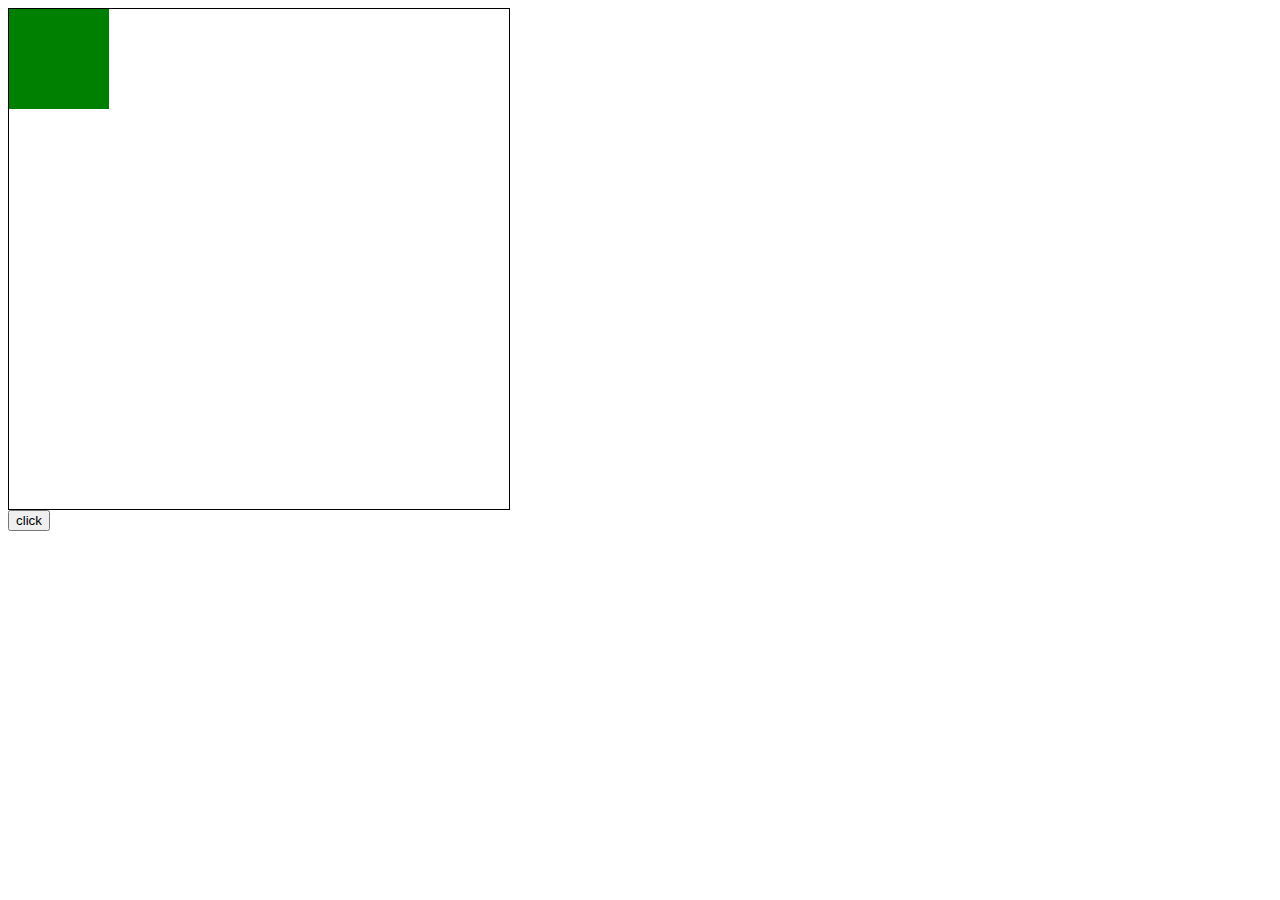
<file: index.html>
<!DOCTYPE html>
<html lang="en">
<head>
    <meta charset="UTF-8">
    <meta http-equiv="X-UA-Compatible" content="IE=edge">
    <meta name="viewport" content="width=device-width, initial-scale=1.0">
    <title>Document</title>
</head>
<style>
.block{
    width: 500px;
    height: 500px;
    border: 1px solid;
    position: relative;
}
    .box{
        position: absolute;
        width: 100px;
        height: 100px;
        background-color: red;
        transition: 2s;
    }

    .box1{
        background-color: red;
        animation: box 6s 3s infinite;  
    }
    .box2{
        background-color: green;
        animation: box 6s infinite;  
    }

    @keyframes box {
        0%,100%{
            top: 0;
            left: 0;
        }25%{
            left: 0;
            top: 400px;
        }50%{
            left: 400px;
            top: 400px;
        }75%{
            top: 0;
            left: 400px;
        }
    }

</style>
<body>
    <div class="block">
        <div class="box box1"></div>
        <div class="box box2"></div>
    </div>

    <button onclick="btnClick()">click</button>

    <script src="./main.js"></script>
</body>
</html>
</file>
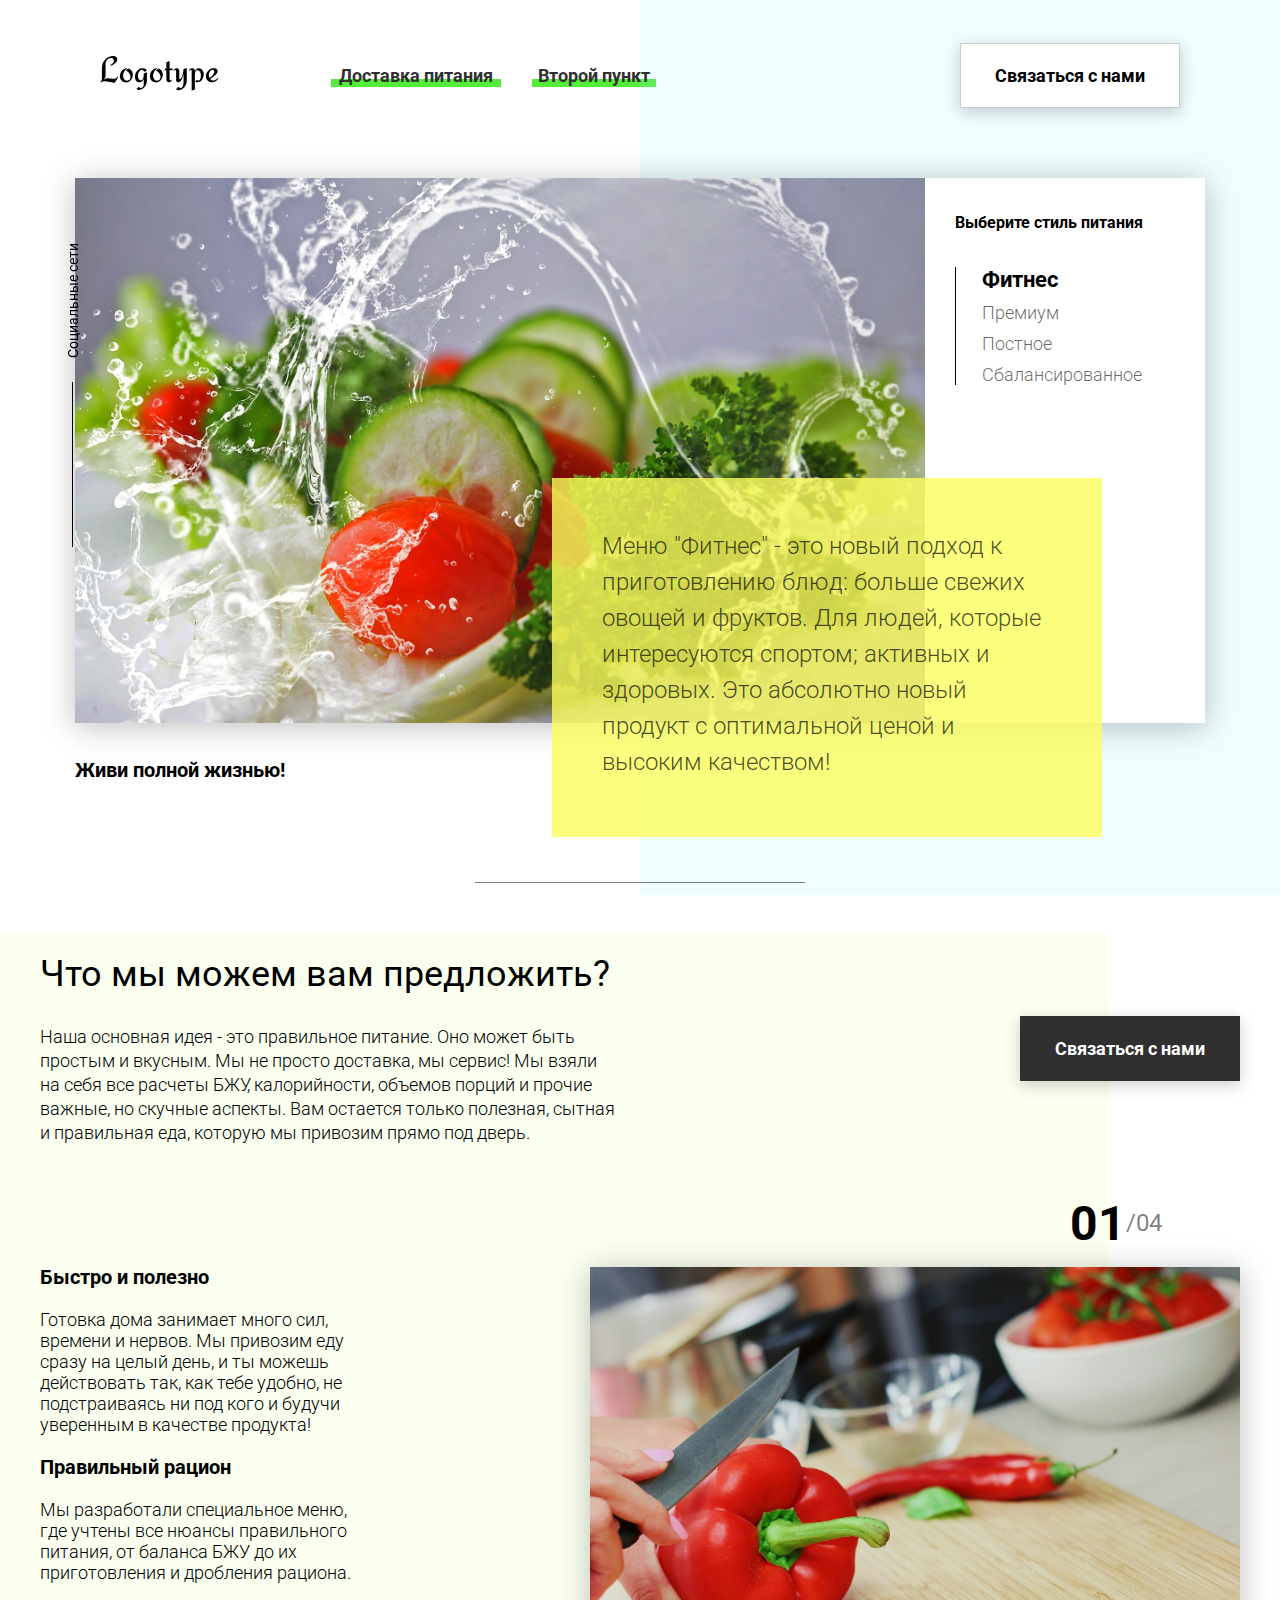
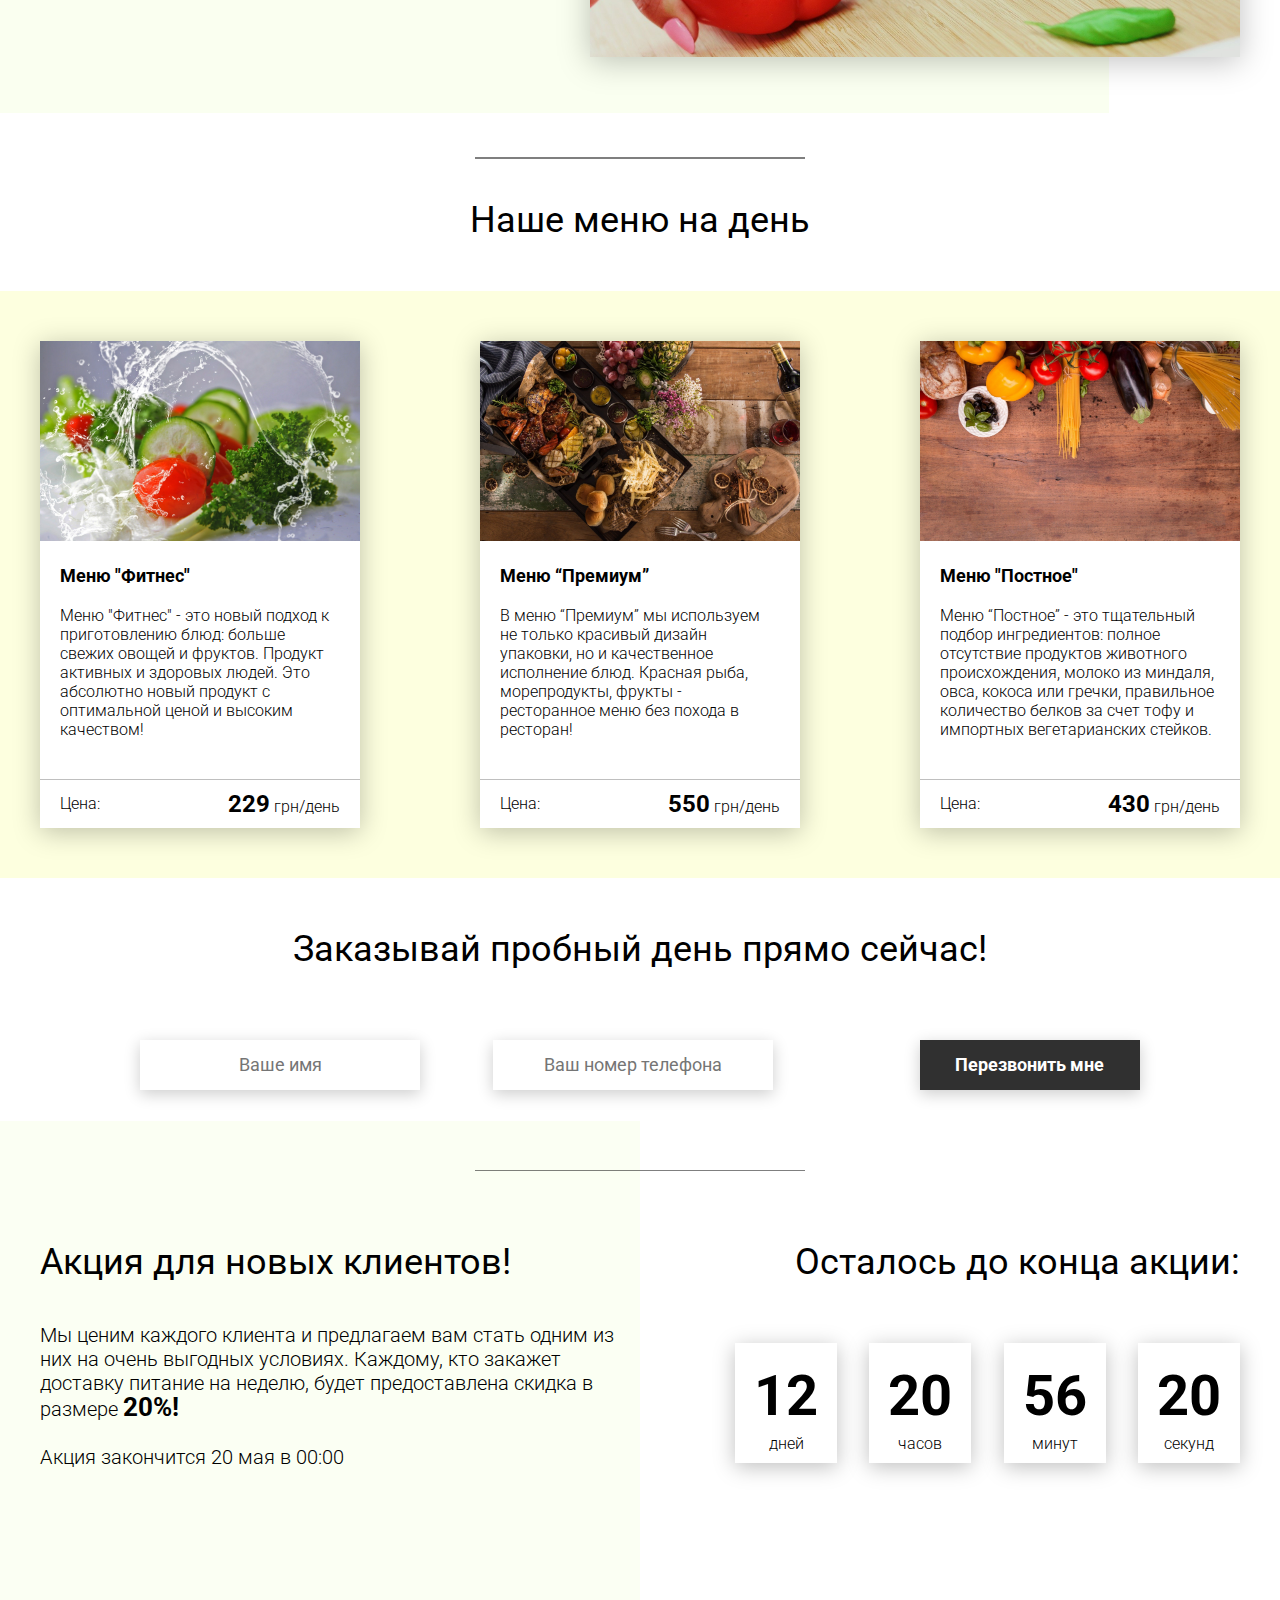
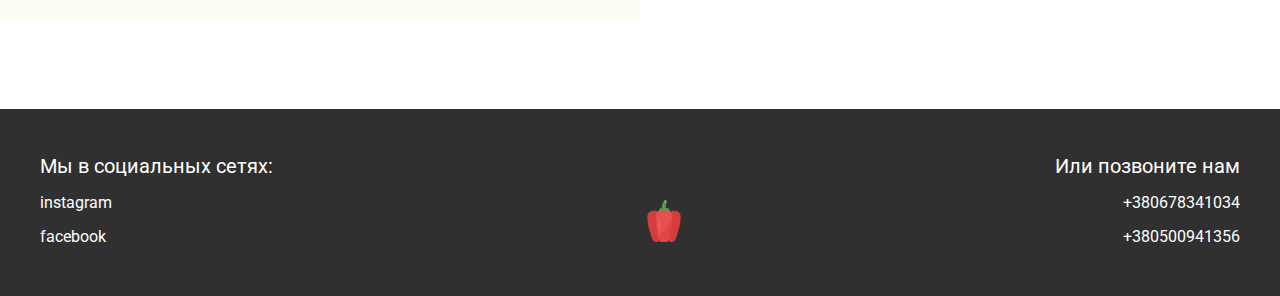
<file: food/index.html>
<!DOCTYPE html>
<html lang="en">

<head>
    <meta charset="UTF-8">
    <meta name="viewport" content="width=device-width, initial-scale=1.0">
    <title>Food</title>
    <link rel="stylesheet" href="https://cdnjs.cloudflare.com/ajax/libs/font-awesome/5.15.1/css/all.min.css"
        integrity="sha512-+4zCK9k+qNFUR5X+cKL9EIR+ZOhtIloNl9GIKS57V1MyNsYpYcUrUeQc9vNfzsWfV28IaLL3i96P9sdNyeRssA=="
        crossorigin="anonymous" />
    <link rel="stylesheet" href="css/style.css">
</head>

<body>
    <header class="header">
        <div class="header__left-block">
            <div class="header__logo">
                <img src="icons/logo.svg" alt="Логотип">
            </div>
            <nav class="header__links">
                <a href="#" class="header__link">Доставка питания</a>
                <a href="#" class="header__link">Второй пункт</a>
            </nav>
        </div>
        <div class="header__right-block">
            <button class="btn btnAll btn_white">Связаться с нами</button>
        </div>
    </header>
    <div class="sidepanel">
        <div class="sidepanel__text"><span>Социальные сети</span></div>
        <div class="sidepanel__divider"></div>
        <a target="_blank" href="http://www.instagram.com/nurbek.t.g" class="sidepanel__icon-new">
            <i class="fab fa-instagram fa-2x"></i>
        </a>
        <a target="_blank" href="http://www.facebook.com/nurik.tynybekov" class="sidepanel__icon-new">
            <i class="fab fa-facebook fa-2x"></i>
        </a>
    </div>

    <div class="preview">
        <div class="bgc_blue"></div>
        <div class="container">
            <div class="tabcontainer">
                <div class="tabcontent">
                    <img src="img/tabs/vegy.jpg" alt="vegy">
                    <div class="tabcontent__descr">
                        Меню "Фитнес" - это новый подход к приготовлению блюд: больше свежих овощей и фруктов. Для
                        людей, которые интересуются спортом; активных и здоровых. Это абсолютно новый продукт с
                        оптимальной ценой и высоким качеством!
                    </div>
                </div>
                <div class="tabcontent">
                    <img src="img/tabs/elite.jpg" alt="elite">
                    <div class="tabcontent__descr">
                        Меню “Премиум” - мы используем не только красивый дизайн упаковки, но и качественное исполнение
                        блюд. Красная рыба, морепродукты, фрукты - ресторанное меню без похода в ресторан!
                    </div>
                </div>
                <div class="tabcontent">
                    <img src="img/tabs/post.jpg" alt="post">
                    <div class="tabcontent__descr">
                        Наше специальное “Постное меню” - это тщательный подбор ингредиентов: полное отсутствие
                        продуктов животного происхождения. Полная гармония с собой и природой в каждом элементе! Все
                        будет Ом!
                    </div>
                </div>
                <div class="tabcontent">
                    <img src="img/tabs/hamburger.jpg" alt="vegy">
                    <div class="tabcontent__descr">
                        Меню "Сбалансированное" - это соответствие вашего рациона всем научным рекомендациям. Мы
                        тщательно просчитываем вашу потребность в к/б/ж/у и создаем лучшие блюда для вас.
                    </div>
                </div>
                <div class="tabheader">
                    <h3>Выберите стиль питания</h3>
                    <div class="tabheader__items">
                        <div class="tabheader__item tabheader__item_active">Фитнес</div>
                        <div class="tabheader__item">Премиум</div>
                        <div class="tabheader__item">Постное</div>
                        <div class="tabheader__item">Сбалансированное</div>
                    </div>
                </div>
            </div>
            <div class="preview__life">Живи полной жизнью!</div>
        </div>
    </div>

    <div class="divider"></div>

    <div class="offer">
        <div class="bgc_y"></div>
        <div class="container">
            <div class="offer__text">
                <h2 class="title">Что мы можем вам предложить?</h2>
                <div class="offer__descr">
                    Наша основная идея - это правильное питание. Оно может быть простым и вкусным. Мы не просто
                    доставка, мы сервис! Мы взяли на себя все расчеты БЖУ, калорийности, объемов порций и прочие важные,
                    но скучные аспекты. Вам остается только полезная, сытная и правильная еда, которую мы привозим прямо
                    под дверь.
                </div>
            </div>
            <div class="offer__action">
                <button class="btn btnAll btn_dark">Связаться с нами</button>
            </div>
        </div>
        <div class="container">
            <div class="offer__advantages">
                <h2>Быстро и полезно</h2>
                <div class="offer__advantages-text">
                    Готовка дома занимает много сил, времени и нервов. Мы привозим еду сразу на целый день, и ты можешь
                    действовать так, как тебе удобно, не подстраиваясь ни под кого и будучи уверенным в качестве
                    продукта!
                </div>
                <h2>Правильный рацион</h2>
                <div class="offer__advantages-text">
                    Мы разработали специальное меню, где учтены все нюансы правильного питания, от баланса БЖУ до их
                    приготовления и дробления рациона.
                </div>
            </div>
            <div class="offer__slider">
                <div class="offer__slider-counter">
                    <div class="offer__slider-prev">
                        <i class="fas fa-angle-double-left"></i>
                        <!-- <img src="icons/left.svg" alt="prev"> -->
                    </div>
                    <span id="current">01</span>
                    /
                    <span id="total">04</span>
                    <div class="offer__slider-next">
                        <i class="fas fa-angle-double-right"></i>
                        <!-- <img src="icons/right.svg" alt="next"> -->
                    </div>
                </div>
                <div class="offer__slider-wrapper">
                    <div class="offer__slide">
                        <img src="img/slider/pepper.jpg" alt="pepper">
                    </div>
                    <div class="offer__slide">
                        <img src="img/slider/food-12.jpg" alt="food">
                    </div>
                    <div class="offer__slide">
                        <img src="img/slider/olive-oil.jpg" alt="oil">
                    </div>
                    <div class="offer__slide">
                        <img src="img/slider/paprika.jpg" alt="paprika">
                    </div>
                </div>
            </div>
        </div>
    </div>

    <div class="divider"></div>


    <div class="divider"></div>

    <div class="menu">
        <h2 class="title">Наше меню на день</h2>

        <div class="menu__field">
            <div class="container">
                <div class="menu__item">
                    <img src="img/tabs/vegy.jpg" alt="vegy">
                    <h3 class="menu__item-subtitle">Меню "Фитнес"</h3>
                    <div class="menu__item-descr">Меню "Фитнес" - это новый подход к приготовлению блюд: больше свежих
                        овощей и фруктов. Продукт активных и здоровых людей. Это абсолютно новый продукт с оптимальной
                        ценой и высоким качеством!</div>
                    <div class="menu__item-divider"></div>
                    <div class="menu__item-price">
                        <div class="menu__item-cost">Цена:</div>
                        <div class="menu__item-total"><span>229</span> грн/день</div>
                    </div>
                </div>
                <div class="menu__item">
                    <img src="img/tabs/elite.jpg" alt="elite">
                    <h3 class="menu__item-subtitle">Меню “Премиум”</h3>
                    <div class="menu__item-descr">В меню “Премиум” мы используем не только красивый дизайн упаковки, но
                        и качественное исполнение блюд. Красная рыба, морепродукты, фрукты - ресторанное меню без похода
                        в ресторан!</div>
                    <div class="menu__item-divider"></div>
                    <div class="menu__item-price">
                        <div class="menu__item-cost">Цена:</div>
                        <div class="menu__item-total"><span>550</span> грн/день</div>
                    </div>
                </div>
                <div class="menu__item">
                    <img src="img/tabs/post.jpg" alt="post">
                    <h3 class="menu__item-subtitle">Меню "Постное"</h3>
                    <div class="menu__item-descr">Меню “Постное” - это тщательный подбор ингредиентов: полное отсутствие
                        продуктов животного происхождения, молоко из миндаля, овса, кокоса или гречки, правильное
                        количество белков за счет тофу и импортных вегетарианских стейков. </div>
                    <div class="menu__item-divider"></div>
                    <div class="menu__item-price">
                        <div class="menu__item-cost">Цена:</div>
                        <div class="menu__item-total"><span>430</span> грн/день</div>
                    </div>
                </div>
            </div>
        </div>
    </div>

    <div class="order">
        <div class="container">
            <div class="title">Заказывай пробный день прямо сейчас!</div>
            <form action="#" class="order__form">
                <input required placeholder="Ваше имя" name="name" type="text" class="order__input">
                <input required placeholder="Ваш номер телефона" name="phone" type="phone" class="order__input">
                <i class="fas fa-angle-double-right fa-2x"></i>
                <button class="btn btn_dark btn_min">Перезвонить мне</button>
            </form>
        </div>
    </div>

    <div class="divider"></div>

    <div class="promotion">
        <div class="bgc_y"></div>
        <div class="container">
            <div class="promotion__text">
                <div class="title">Акция для новых клиентов!</div>
                <div class="promotion__descr">
                    Мы ценим каждого клиента и предлагаем вам стать одним из них на очень выгодных условиях.
                    Каждому, кто закажет доставку питание на неделю, будет предоставлена скидка в размере
                    <span>20%!</span>
                    <br><br>
                    Акция закончится 20 мая в 00:00
                </div>
            </div>
            <div class="promotion__timer">
                <div class="title">Осталось до конца акции:</div>
                <div class="timer">
                    <div class="timer__block">
                        <span id="days">12</span>
                        дней
                    </div>
                    <div class="timer__block">
                        <span id="hours">20</span>
                        часов
                    </div>
                    <div class="timer__block">
                        <span id="minutes">56</span>
                        минут
                    </div>
                    <div class="timer__block">
                        <span id="seconds">20</span>
                        секунд
                    </div>
                </div>
            </div>
        </div>
    </div>

    <footer class="footer">
        <div class="container">
            <div class="social">
                <div class="subtitle">Мы в социальных сетях:</div>
                <a href="#" class="link">instagram</a>
                <a href="#" class="link">facebook</a>
            </div>
            <div class="pepper">
                <img src="icons/veg.svg" alt="pepper">
            </div>
            <div class="call">
                <div class="subtitle">Или позвоните нам</div>
                <a href="#" class="link">+380678341034</a>
                <a href="#" class="link">+380500941356</a>
            </div>
        </div>
    </footer>

    <div class="modal">
        <div class="modal__dialog">
            <div class="modal__content">
                <form action="#">
                    <div class="modal__close">&times;</div>
                    <div class="modal__title">Мы свяжемся с вами как можно быстрее!</div>
                    <input required placeholder="Ваше имя" name="name" type="text" class="modal__input">
                    <input required placeholder="Ваш номер телефона" name="phone" type="phone" class="modal__input">
                    <button class="btn btn_dark btn_min">Перезвонить мне</button>
                </form>
            </div>
        </div>
    </div>

    <script src="../js/food.js"></script>

</body>

</html>
</file>
<file: food/css/style.css>
@import url(https://fonts.googleapis.com/css?family=Roboto:300,400,700&display=swap&subset=cyrillic-ext);

* {
    box-sizing: border-box;
    margin: 0;
    padding: 0;
    font-family: Roboto, sans-serif
}

a {
    text-decoration: none
}

.btn {
    width: 220px;
    height: 65px;
    display: flex;
    justify-content: center;
    align-items: center;
    background-color: #fff;
    font-size: 18px;
    font-weight: 700;
    border: 1px solid rgba(0, 0, 0, .2);
    box-shadow: 0 4px 15px rgba(0, 0, 0, .2);
    cursor: pointer;
    transition: .3s all;
    outline: 0
}

.btn_white {
    background-color: #fff
}

.btn_dark {
    background-color: #303030;
    color: #fff;
    border: none
}

.btn_min {
    height: 50px
}

.btn:hover {
    box-shadow: 0 4px 30px rgba(0, 0, 0, .3)
}

.container {
    max-width: 1200px;
    margin: 0 auto
}

.divider {
    width: 330px;
    height: 1px;
    margin: 0 auto;
    background-color: rgba(0, 0, 0, .5)
}

.title {
    font-size: 36px;
    font-weight: 400
}

.header {
    display: flex;
    justify-content: space-between;
    align-items: center;
    height: 150px;
    padding: 0 100px
}

.header__left-block {
    display: flex;
    justify-content: space-between;
    min-width: 550px
}

.header__logo {
    max-width: 170px
}

.header__logo img {
    width: 100%
}

.header__links {
    display: flex;
    align-items: center
}

.header__link {
    position: relative;
    margin-right: 45px;
    font-weight: 700;
    font-size: 18px;
    color: #303030
}

.header__link:after {
    content: '';
    position: absolute;
    display: block;
    width: 110%;
    left: -5%;
    bottom: -1px;
    z-index: -1;
    height: 8px;
    background: #54ed39
}

.header__link:last-child {
    margin-right: 0
}

.sidepanel {
    position: fixed;
    left: 60px;
    top: 240px;
    height: 400px;
    width: 25px;
    display: flex;
    flex-direction: column;
    justify-content: space-between;
    align-items: center;
    z-index: 1;
}



.sidepanel__text {
    width: 120px;
    height: 120px;
    font-size: 14px
}

.sidepanel__text span {
    display: flex;
    transform: rotate(-90deg) translateX(-50px)
}

.sidepanel__divider {
    width: 1px;
    height: 165px;
    background-color: #000
}

.sidepanel__icon-new {
    width: 24px;
    height: 24px;
    color: black;
    transition: .3s;
}

.sidepanel__icon-new i:hover {
    color: red;
}




.preview {
    padding: 28px 0 100px 0;
    position: relative
}

.preview__life {
    font-weight: 700;
    font-size: 20px;
    margin-left: 35px;
    margin-top: 35px
}

.bgc_blue {
    position: absolute;
    right: 0;
    top: -155px;
    width: 50vw;
    height: 900px;
    background: rgba(146, 242, 255, .15);
    z-index: -1
}

.tabcontainer {
    display: flex;
    width: 1130px;
    margin: 0 auto;
    box-shadow: 0 4px 30px rgba(0, 0, 0, .25)
}

.tabcontent {
    width: 850px;
    position: relative
}

.tabcontent img {
    width: 100%;
    height: 100%;
    object-fit: cover
}

.tabcontent__descr {
    position: absolute;
    top: 300px;
    right: -177px;
    width: 550px;
    height: 359px;
    background: rgba(251, 254, 93, .8);
    padding: 50px;
    font-size: 24px;
    font-weight: 300;
    line-height: 36px;
    color: rgba(0, 0, 0, .7)
}

.tabheader {
    width: 280px;
    padding: 35px 30px;
    background-color: #fff
}

.tabheader h3 {
    font-weight: 700;
    font-size: 16px
}

.tabheader__items {
    margin-top: 35px;
    padding-left: 26px;
    border-left: 1px solid #000
}

.tabheader__item {
    font-weight: 700;
    font-size: 18px;
    font-weight: 300;
    margin-top: 10px;
    color: rgba(0, 0, 0, .6);
    cursor: pointer;
    transition: .3s all
}

.tabheader__item_active {
    color: #000;
    font-size: 22px;
    font-weight: 700
}

.offer {
    padding: 70px 0 100px 0;
    position: relative
}

.offer .container {
    display: flex;
    justify-content: space-between
}

.offer .bgc_y {
    position: absolute;
    width: 1109px;
    height: 780px;
    background: rgba(243, 255, 222, .45);
    z-index: -1;
    top: 50px
}

.offer__text {
    width: 580px
}

.offer__descr {
    font-size: 18px;
    margin-top: 30px;
    font-weight: 300;
    line-height: 24px
}

.offer__action {
    display: flex;
    align-items: center;
    justify-content: flex-end
}

.offer__advantages {
    width: 330px;
    margin-top: 50px
}

.offer__advantages h2 {
    font-weight: 700;
    font-size: 20px;
    margin-top: 20px
}

.offer__advantages h2:first-child {
    margin-top: 70px
}

.offer__advantages-text {
    margin-top: 20px;
    font-size: 18px;
    font-weight: 300;
    line-height: 21px
}

.offer__slider {
    width: 650px;
    margin-top: 50px;
    display: flex;
    flex-direction: column;
    align-items: flex-end
}

.offer__slider-counter {
    display: flex;
    width: 180px;
    align-items: center;
    font-size: 24px;
    color: rgba(0, 0, 0, .5)
}

.offer__slider-wrapper {
    width: 100%;
    margin-top: 15px;
    box-shadow: 0 4px 30px rgba(0, 0, 0, .25)
}

.offer__slider-prev {
    margin-right: 10px;

    cursor: pointer
}

.offer__slider-next {
    margin-left: 10px;

    cursor: pointer
}

.offer__slider-prev i {
    transition: .3s;
}

.offer__slider-next i {
    transition: .3s;
}

.offer__slider-next i:hover {
    color: #000;

}

.offer__slider-prev i:hover {
    color: #000;
}

.offer__slider #current {
    font-size: 48px;
    font-weight: 700;
    color: #000
}

.offer__slide {
    width: 100%;
    height: 390px
}

.offer__slide img {
    width: 100%;
    height: 100%;
    object-fit: cover
}

.calculating {
    padding: 50px 0
}

.calculating .title {
    text-align: center
}

.calculating__field {
    width: 100%;
    margin-top: 50px;
    background: rgba(146, 242, 255, .15);
    padding: 30px 0 40px 0
}

.calculating__subtitle {
    text-align: center;
    font-size: 18px;
    font-weight: 700;
    margin-top: 30px
}

.calculating__subtitle:first-child {
    margin-top: 0
}

.calculating #gender:after {
    content: '';
    position: absolute;
    top: 50%;
    transform: translateY(-50%);
    display: block;
    width: 16px;
    height: 16px;
    background: url(../icons/switch.svg) center center/cover no-repeat
}

.calculating__choose {
    position: relative;
    display: flex;
    margin-top: 30px;
    justify-content: center
}

.calculating__choose-item {
    display: flex;
    align-items: center;
    justify-content: center;
    width: 170px;
    height: 50px;
    padding: 0 10px;
    background: #fff;
    box-shadow: 0 4px 15px rgba(0, 0, 0, .2);
    border: none;
    text-align: center;
    font-size: 14px;
    cursor: pointer;
    outline: 0;
    transition: .3s all
}

.calculating__choose-item_active {
    color: #fff;
    background-color: #54ed39
}

.calculating__choose_medium {
    width: 743px;
    justify-content: space-between;
    margin: 30px auto 0 auto
}

.calculating__choose_big {
    width: 930px;
    justify-content: space-between;
    margin: 30px auto 0 auto
}

.calculating__choose_big .calculating__choose-item {
    width: 200px
}

.calculating__divider {
    width: 490px;
    height: 1px;
    margin: 40px auto;
    background-color: rgba(0, 0, 0, .2)
}

.calculating__total {
    width: 490px;
    margin: 0 auto;
    display: flex;
    justify-content: space-between;
    align-items: center
}

.calculating__result {
    font-size: 18px;
    font-weight: 700
}

.calculating__result span {
    font-size: 42px
}

.menu {
    padding: 40px 0 50px 0
}

.menu .container {
    display: flex;
    justify-content: space-between;
    align-items: flex-start
}

.menu .title {
    text-align: center
}

.menu__field {
    margin-top: 50px;
    padding: 50px 0;
    width: 100%;
    background: rgba(249, 254, 126, .25)
}

.menu__item {
    width: 320px;
    min-height: 450px;
    background: #fff;
    box-shadow: 0 4px 25px rgba(0, 0, 0, .25);
    font-size: 16px;
    font-weight: 300
}

.menu__item img {
    width: 100%;
    height: 200px;
    object-fit: cover
}

.menu__item-subtitle {
    font-weight: 700;
    font-size: 18px;
    padding: 0 20px;
    margin-top: 20px
}

.menu__item-descr {
    margin-top: 20px;
    padding: 0 20px
}

.menu__item-divider {
    width: 100%;
    height: 1px;
    background-color: rgba(0, 0, 0, .25);
    margin-top: 40px
}

.menu__item-price {
    display: flex;
    justify-content: space-between;
    align-items: center;
    padding: 10px 20px
}

.menu__item-price span {
    font-size: 24px;
    font-weight: 700
}

.order {
    padding-bottom: 80px
}

.order .title {
    text-align: center
}

.order__form {
    margin-top: 70px;
    padding: 0 100px;
    display: flex;
    justify-content: space-between;
    align-items: center
}

.order__form img {
    transform: scale(1.5)
}

.order__input {
    width: 280px;
    height: 50px;
    background: #fff;
    box-shadow: 0 4px 15px rgba(0, 0, 0, .2);
    border: none;
    font-size: 18px;
    text-align: center;
    padding: 0 20px;
    outline: 0
}

.promotion {
    padding: 70px 0 240px 0;
    position: relative
}

.promotion .container {
    display: flex
}

.promotion .bgc_y {
    position: absolute;
    width: 50%;
    height: 499px;
    background: rgba(243, 255, 222, .35);
    z-index: -1;
    top: -50px;
    left: 0
}

.promotion__text {
    width: 50%
}

.promotion__descr {
    margin-top: 40px;
    font-size: 20px;
    line-height: 24px;
    font-weight: 300
}

.promotion__descr span {
    font-weight: 700;
    font-size: 26px
}

.promotion__timer {
    width: 50%
}

.promotion__timer .title {
    text-align: right
}

.promotion__timer .timer {
    margin-top: 60px;
    padding-left: 95px;
    display: flex;
    justify-content: space-between;
    align-items: center
}

.promotion__timer .timer__block {
    width: 102px;
    height: 120px;
    background: #fff;
    box-shadow: 0 4px 20px rgba(0, 0, 0, .25);
    font-size: 16px;
    font-weight: 300;
    text-align: center
}

.promotion__timer .timer__block span {
    display: block;
    margin-top: 20px;
    margin-bottom: 5px;
    font-size: 56px;
    font-weight: 700
}

.footer {
    min-height: 180px;
    background-color: #303030;
    padding: 45px 0 50px 0;
    color: #fff
}

.footer .container {
    height: 100%;
    display: flex;
    justify-content: space-between;
    align-items: flex-end
}

.footer .subtitle {
    font-size: 20px
}

.footer .link {
    display: block;
    margin-top: 15px;
    font-size: 16px;
    color: #fff
}

.footer .call {
    text-align: right
}

.call a:hover {
    opacity: .6;
}

.modal {
    position: fixed;
    top: 0;
    left: 0;
    z-index: 1050;
    display: none;
    width: 100%;
    height: 100%;
    overflow: hidden;
    background-color: rgba(0, 0, 0, .5)
}

.modal__dialog {
    max-width: 500px;
    margin: 40px auto
}

.modal__content {
    position: relative;
    width: 100%;
    padding: 40px;
    background-color: #fff;
    border: 1px solid rgba(0, 0, 0, .2);
    border-radius: 4px;
    max-height: 80vh;
    overflow-y: auto
}

.modal__close {
    position: absolute;
    top: 8px;
    right: 14px;
    font-size: 30px;
    color: #000;
    opacity: .5;
    font-weight: 700;
    border: none;
    background-color: transparent;
    cursor: pointer
}

.modal__title {
    text-align: center;
    font-size: 22px;
    text-transform: uppercase
}

.modal__input {
    display: block;
    margin: 20px auto 20px auto;
    width: 280px;
    height: 50px;
    background: #fff;
    box-shadow: 0 4px 15px rgba(0, 0, 0, .2);
    border: none;
    font-size: 18px;
    text-align: center;
    padding: 0 20px;
    outline: 0
}

.modal .btn {
    display: block;
    width: 280px;
    margin: 0 auto
}

.social a:hover {
    opacity: .5;
}
</file>
